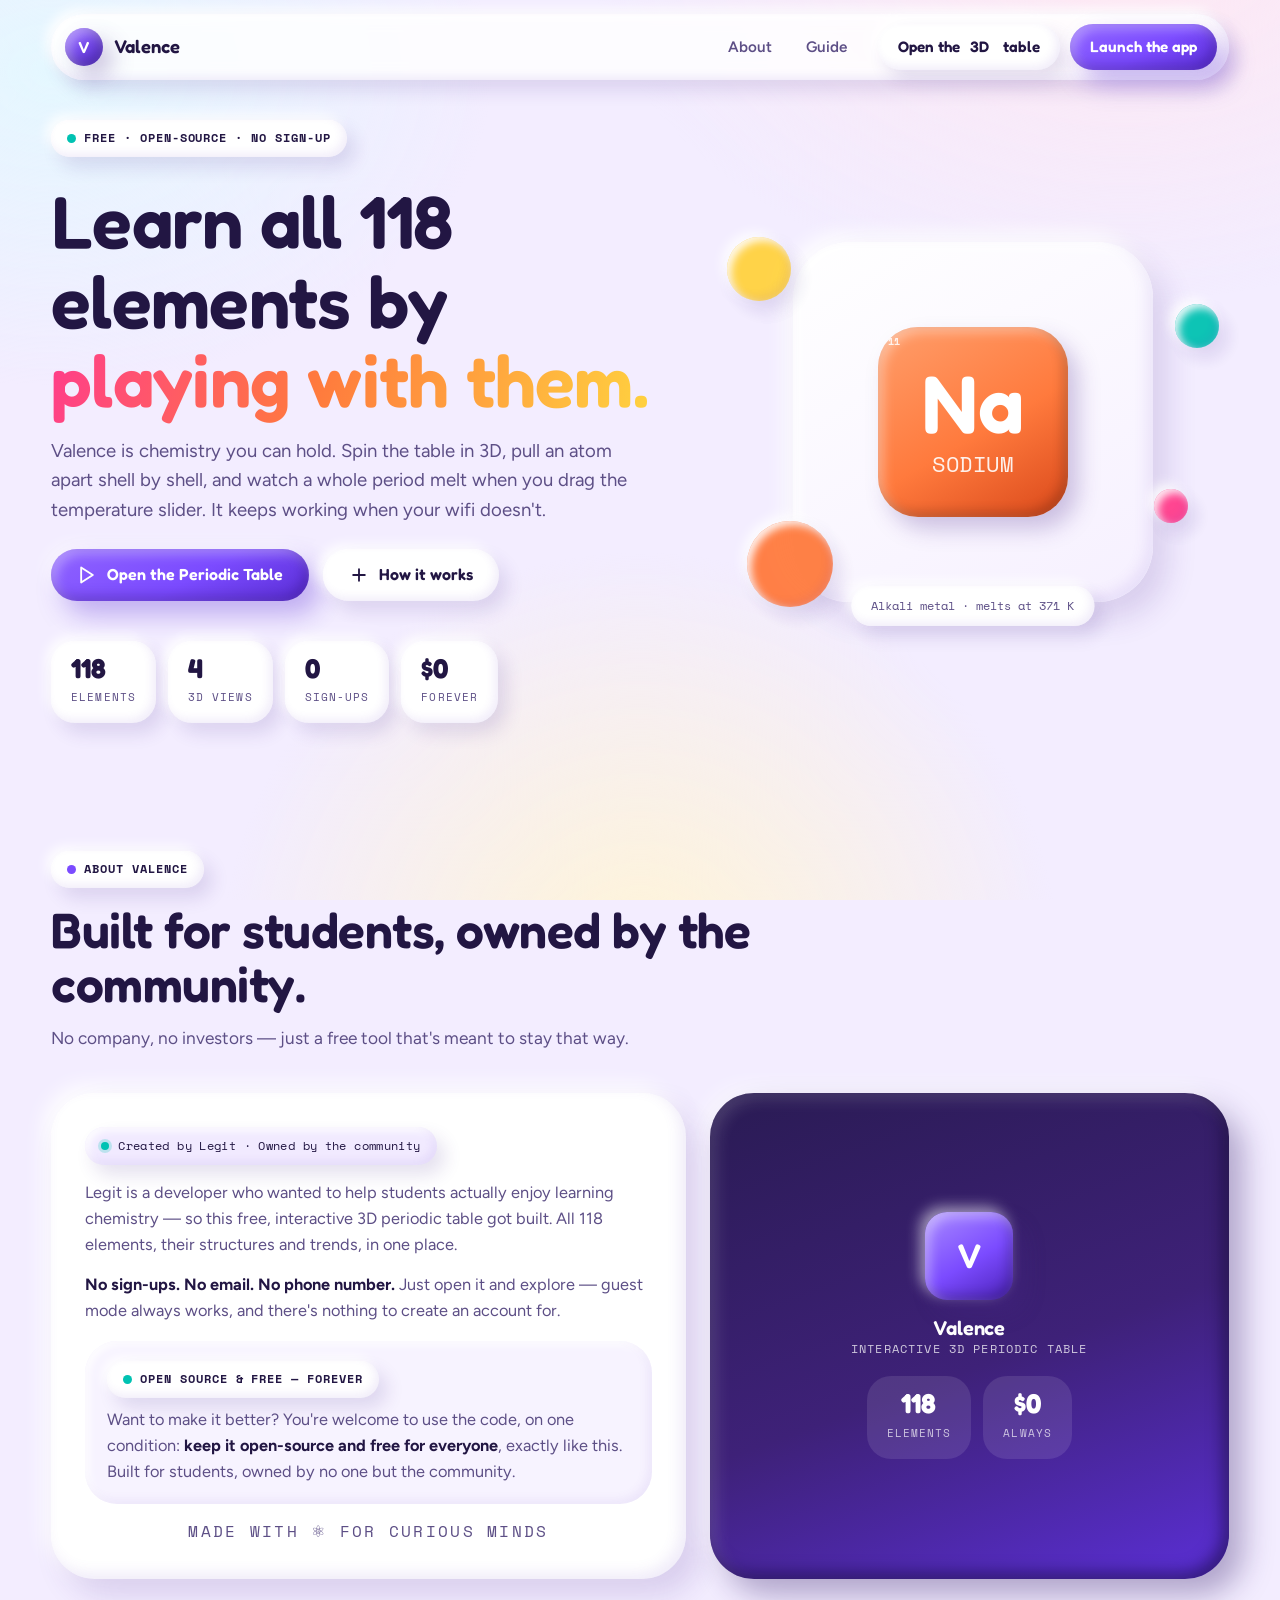
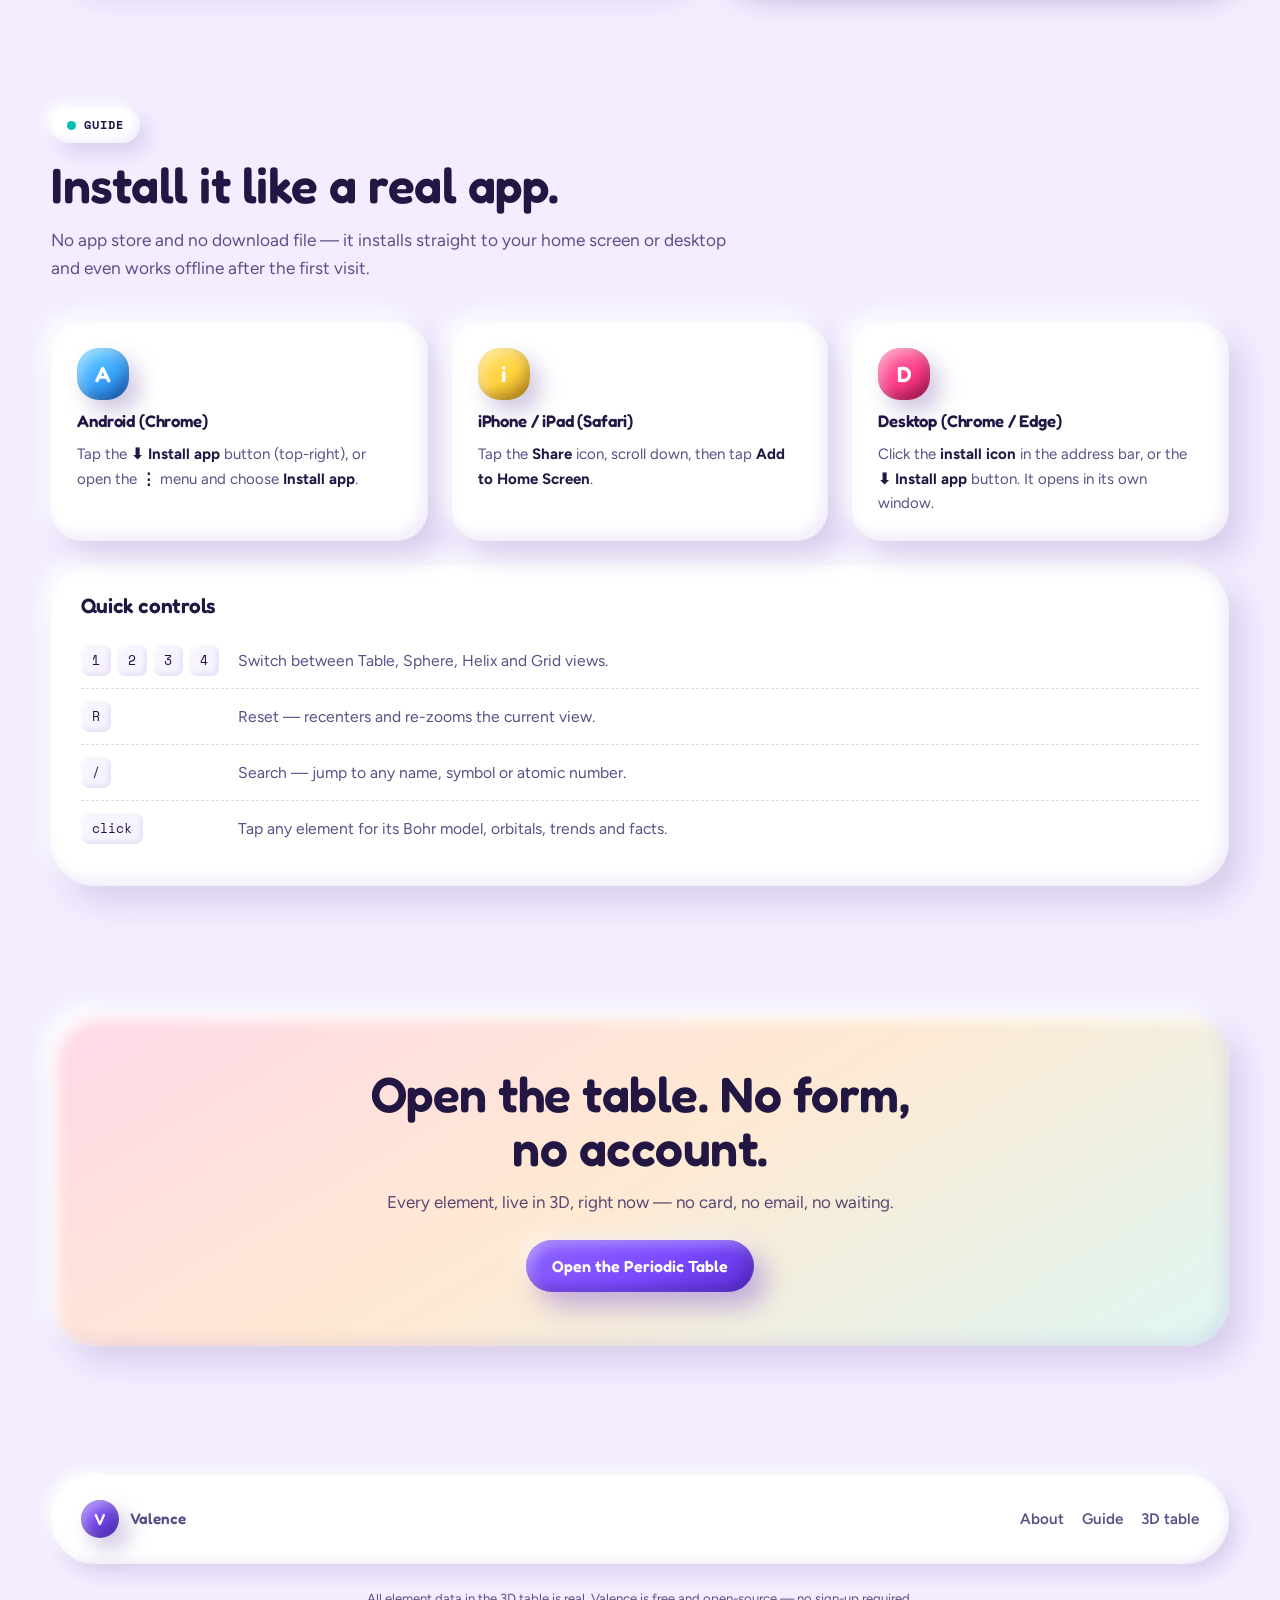
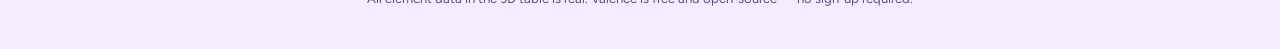
<file: index.html>
<!DOCTYPE html>
<html lang="en">
<head>
<meta charset="utf-8">
<meta name="viewport" content="width=device-width, initial-scale=1, viewport-fit=cover">
<meta name="color-scheme" content="light">
<meta name="theme-color" content="#F4EFFF">
<title>Valence — learn all 118 elements by playing with them</title>
<meta name="description" content="Valence is a free, open-source, no-sign-up chemistry learning platform built around a 3D periodic table you can spin, poke and pull apart.">

<link rel="manifest" href="manifest.json">
<link rel="icon" href="icons/favicon.ico" sizes="any">
<link rel="icon" href="icons/favicon.png" type="image/png" sizes="64x64">
<link rel="apple-touch-icon" href="icons/apple-touch-icon.png">
<meta name="mobile-web-app-capable" content="yes">
<meta name="apple-mobile-web-app-capable" content="yes">
<meta name="apple-mobile-web-app-title" content="Valence">

<meta property="og:type" content="website">
<meta property="og:site_name" content="Valence">
<meta property="og:title" content="Valence — learn all 118 elements by playing with them">
<meta property="og:description" content="A free, open-source chemistry platform built around a 3D periodic table. No sign-up, works offline.">
<meta property="og:image" content="icons/icon-512.png">
<meta property="og:image:width" content="512">
<meta property="og:image:height" content="512">
<meta name="twitter:card" content="summary_large_image">
<meta name="twitter:title" content="Valence — learn all 118 elements by playing with them">
<meta name="twitter:description" content="A free, open-source chemistry platform built around a 3D periodic table. No sign-up, works offline.">
<meta name="twitter:image" content="icons/icon-512.png">

<link rel="preconnect" href="https://fonts.googleapis.com">
<link rel="preconnect" href="https://fonts.gstatic.com" crossorigin>
<link href="https://fonts.googleapis.com/css2?family=Fredoka:wght@500;600;700&family=Figtree:wght@400;500;600;700&family=Space+Mono:wght@400;700&display=swap" rel="stylesheet">
<link rel="stylesheet" href="css/index.css">
</head>
<body>

<!-- ===================== NAV ===================== -->
<div class="wrap nav">
  <div class="nav-inner">
    <a class="brand" href="#top">
      <span class="tile" style="--tile:38px;--tint:linear-gradient(150deg,#8F63FF,#5B2FD6);">
        <span class="sym" style="font-size:16px">V</span>
      </span>
      Valence
    </a>
    <nav class="nav-links" aria-label="Sections">
      <a href="#about">About</a>
      <a href="#guide">Guide</a>
    </nav>
    <div class="nav-cta">
      <a class="btn" href="table.html">Open the <span class="long">3D&nbsp;</span>table</a>
      <a class="btn btn-primary" href="table.html">Launch the app</a>
    </div>
  </div>
</div>

<main id="top">

<!-- ===================== HERO ===================== -->
<section class="wrap hero">
  <div class="hero-grid">
    <div>
      <span class="chip"><span class="dot" style="background:var(--lagoon)"></span>Free · open-source · no sign-up</span>
      <h1>Learn all 118 elements by <span class="hl">playing with them.</span></h1>
      <p class="lead">Valence is chemistry you can hold. Spin the table in 3D, pull an atom apart shell by shell, and watch a whole period melt when you drag the temperature slider. It keeps working when your wifi doesn't.</p>
      <div class="hero-actions">
        <a class="btn btn-primary" href="table.html">
          <svg viewBox="0 0 24 24" fill="none" stroke="currentColor" stroke-width="2.2" stroke-linecap="round" stroke-linejoin="round" aria-hidden="true"><path d="M5 3l14 9-14 9V3z"/></svg>
          Open the Periodic Table
        </a>
        <a class="btn" href="#guide">
          <svg viewBox="0 0 24 24" fill="none" stroke="currentColor" stroke-width="2.2" stroke-linecap="round" stroke-linejoin="round" aria-hidden="true"><path d="M12 5v14M5 12h14"/></svg>
          How it works
        </a>
      </div>
      <div class="hero-stats">
        <div class="stat"><b>118</b><span>elements</span></div>
        <div class="stat"><b>4</b><span>3D views</span></div>
        <div class="stat"><b>0</b><span>sign-ups</span></div>
        <div class="stat"><b>$0</b><span>forever</span></div>
      </div>
    </div>

    <div class="stage">
      <span class="orb a" aria-hidden="true"></span>
      <span class="orb b" aria-hidden="true"></span>
      <span class="orb c" aria-hidden="true"></span>
      <span class="orb d" aria-hidden="true"></span>
      <div class="stage-pad">
        <div class="tile" id="bigTile" style="--tint:linear-gradient(150deg,#FF9E6B,#FF7A3D 55%,#D9481A)">
          <span class="num" id="tileNum">11</span>
          <span class="sym" id="tileSym">Na</span>
          <span class="nm" id="tileNm">SODIUM</span>
        </div>
      </div>
      <p class="stage-meta" id="tileMeta">Alkali metal · melts at 371 K</p>
    </div>
  </div>
</section>

<!-- ===================== ABOUT ===================== -->
<section class="wrap section" id="about">
  <div class="head rv">
    <span class="chip"><span class="dot" style="background:var(--grape)"></span>About Valence</span>
    <h2>Built for students, owned by the community.</h2>
    <p>No company, no investors — just a free tool that's meant to stay that way.</p>
  </div>

  <div class="about-grid">
    <div class="about-card rv">
      <div class="signchip"><span class="dot"></span>Created by Legit · Owned by the community</div>
      <p>Legit is a developer who wanted to help students actually enjoy learning chemistry — so this free, interactive 3D periodic table got built. All 118 elements, their structures and trends, in one place.</p>
      <p><b>No sign-ups. No email. No phone number.</b> Just open it and explore — guest mode always works, and there's nothing to create an account for.</p>
      <div class="oss-box">
        <span class="chip"><span class="dot" style="background:var(--lagoon)"></span>Open source &amp; free — forever</span>
        <p>Want to make it better? You're welcome to use the code, on one condition: <b>keep it open-source and free for everyone</b>, exactly like this. Built for students, owned by no one but the community.</p>
      </div>
      <p class="tagline">MADE WITH ⚛ FOR CURIOUS MINDS</p>
    </div>

    <div class="about-orbs rv">
      <span class="tile" style="--tint:linear-gradient(150deg,#A98BFF,#7B4BFF 55%,#4B21B8)">
        <span class="sym" style="font-size:34px">V</span>
      </span>
      <div>
        <h3>Valence</h3>
        <div class="sub">Interactive 3D Periodic Table</div>
      </div>
      <div class="stat-row">
        <div class="stat"><b>118</b><span>elements</span></div>
        <div class="stat"><b>$0</b><span>always</span></div>
      </div>
    </div>
  </div>
</section>

<!-- ===================== GUIDE / HOW TO USE ===================== -->
<section class="wrap section" id="guide">
  <div class="head rv">
    <span class="chip"><span class="dot" style="background:var(--lagoon)"></span>Guide</span>
    <h2>Install it like a real app.</h2>
    <p>No app store and no download file — it installs straight to your home screen or desktop and even works offline after the first visit.</p>
  </div>

  <div class="guide-grid">
    <div class="platform-card rv">
      <span class="tile" style="--tint:linear-gradient(150deg,#6FD6FF,#3DA5FF 55%,#1663C4)">
        <span class="sym" style="font-size:22px">A</span>
      </span>
      <h3>Android (Chrome)</h3>
      <p>Tap the <b>⬇ Install app</b> button (top-right), or open the <b>⋮</b> menu and choose <b>Install app</b>.</p>
    </div>
    <div class="platform-card rv" style="transition-delay:80ms">
      <span class="tile" style="--tint:linear-gradient(150deg,#FFE071,#FFD23F 55%,#C9931A)">
        <span class="sym" style="font-size:22px">i</span>
      </span>
      <h3>iPhone / iPad (Safari)</h3>
      <p>Tap the <b>Share</b> icon, scroll down, then tap <b>Add to Home Screen</b>.</p>
    </div>
    <div class="platform-card rv" style="transition-delay:160ms">
      <span class="tile" style="--tint:linear-gradient(150deg,#FF7FAE,#FF3D8B 55%,#B5124F)">
        <span class="sym" style="font-size:22px">D</span>
      </span>
      <h3>Desktop (Chrome / Edge)</h3>
      <p>Click the <b>install icon</b> in the address bar, or the <b>⬇ Install app</b> button. It opens in its own window.</p>
    </div>
  </div>

  <div class="shortcuts-panel rv">
    <h3>Quick controls</h3>
    <div class="shortcut-row">
      <span class="keys"><kbd>1</kbd><kbd>2</kbd><kbd>3</kbd><kbd>4</kbd></span>
      <span>Switch between Table, Sphere, Helix and Grid views.</span>
    </div>
    <div class="shortcut-row">
      <span class="keys"><kbd>R</kbd></span>
      <span>Reset — recenters and re-zooms the current view.</span>
    </div>
    <div class="shortcut-row">
      <span class="keys"><kbd>/</kbd></span>
      <span>Search — jump to any name, symbol or atomic number.</span>
    </div>
    <div class="shortcut-row">
      <span class="keys"><kbd>click</kbd></span>
      <span>Tap any element for its Bohr model, orbitals, trends and facts.</span>
    </div>
  </div>
</section>

<!-- ===================== LAUNCH ===================== -->
<section class="wrap section" id="launch">
  <div class="launch rv">
    <h2>Open the table. No form, no account.</h2>
    <p>Every element, live in 3D, right now — no card, no email, no waiting.</p>
    <div class="hero-actions">
      <a class="btn btn-primary" href="table.html">Open the Periodic Table</a>
    </div>
  </div>
</section>

</main>

<footer class="wrap">
  <div class="foot">
    <a class="brand" href="#top">
      <span class="tile" style="--tile:38px;--tint:linear-gradient(150deg,#8F63FF,#5B2FD6);"><span class="sym" style="font-size:16px">V</span></span>
      Valence
    </a>
    <nav aria-label="Footer">
      <a href="#about">About</a>
      <a href="#guide">Guide</a>
      <a href="table.html">3D table</a>
    </nav>
  </div>
  <p class="smallprint">All element data in the 3D table is real. Valence is free and open-source — no sign-up required.</p>
</footer>

<script src="js/index.js" defer></script>
</body>
</html>
</file>
<file: css/index.css>
/* ============================================================
   VALENCE — design tokens
   Palette is pulled from element-category colours, not a generic
   SaaS ramp: grape (noble gas), tangerine (alkali metal),
   lagoon (halogen), bubblegum (accent), lemon (highlight).
   ============================================================ */
:root{
  --grape:#7B4BFF;   --grape-deep:#5B2FD6;
  --tangerine:#FF7A3D;
  --lagoon:#00C2B2;
  --bubblegum:#FF3D8B;
  --lemon:#FFD23F;
  --sky:#3DA5FF;

  --ink:#221643;
  --ink-soft:#5D4F86;
  --surface:#FFFFFF;
  --page:#F3EDFF;
  --page-2:#FFF2F8;

  --r-sm:16px; --r-md:24px; --r-lg:32px; --r-xl:44px;

  --space-1:8px;  --space-2:16px; --space-3:24px;
  --space-4:40px; --space-5:64px; --space-6:96px;

  --font-display:"Fredoka","Trebuchet MS",system-ui,sans-serif;
  --font-body:"Figtree","Helvetica Neue",Arial,sans-serif;
  --font-data:"Space Mono","Courier New",monospace;

  /* the clay recipe: outer drop + light lift, then two inner shadows */
  --clay:
     14px 16px 30px rgba(74,40,140,.16),
    -8px -8px 20px rgba(255,255,255,.95),
     inset -6px -6px 14px rgba(112,72,196,.10),
     inset  6px  6px 14px rgba(255,255,255,.92);
  --clay-sm:
     8px 10px 18px rgba(74,40,140,.14),
    -5px -5px 12px rgba(255,255,255,.9),
     inset -4px -4px 9px rgba(112,72,196,.09),
     inset  4px  4px 9px rgba(255,255,255,.9);
  --clay-press:
     4px 5px 10px rgba(74,40,140,.14),
     inset -3px -3px 8px rgba(112,72,196,.16),
     inset  5px  5px 12px rgba(112,72,196,.14);
}

*,*::before,*::after{box-sizing:border-box;}
html{scroll-behavior:smooth;}
body{
  margin:0;
  font-family:var(--font-body);
  font-size:17px;
  line-height:1.6;
  color:var(--ink);
  background:var(--page);
  overflow-x:hidden;
}
/* fixed gradient on its own layer: no full repaint on every scroll frame */
body::before{
  content:"";position:fixed;inset:0;z-index:-1;pointer-events:none;
  background:
    radial-gradient(900px 620px at 88% -8%, #FFE7F2 0%, transparent 60%),
    radial-gradient(760px 540px at 4% 8%, #E4F7FF 0%, transparent 58%),
    radial-gradient(700px 700px at 50% 108%, #FFF4D6 0%, transparent 60%);
}
img,svg{max-width:100%;display:block;}
h1,h2,h3,h4{font-family:var(--font-display);font-weight:600;line-height:1.08;margin:0;letter-spacing:-.01em;}
h1{font-size:clamp(2.6rem,6.4vw,4.6rem);}
h2{font-size:clamp(2rem,4.4vw,3.1rem);}
h3{font-size:1.3rem;}
p{margin:0;}
a{color:inherit;}

.wrap{width:min(1180px,92vw);margin-inline:auto;}
.section{padding:var(--space-5) 0;}

:focus-visible{outline:3px solid var(--grape);outline-offset:3px;border-radius:8px;}
section[id],main[id]{scroll-margin-top:104px;}

/* ---------- clay primitives ---------- */
.clay{background:var(--surface);border-radius:var(--r-lg);box-shadow:var(--clay);}

.btn{
  font-family:var(--font-display);font-size:1rem;font-weight:600;
  display:inline-flex;align-items:center;justify-content:center;gap:10px;
  min-height:52px;padding:0 26px;border:0;border-radius:999px;cursor:pointer;
  text-decoration:none;color:var(--ink);background:var(--surface);
  box-shadow:var(--clay-sm);
  transition:transform .18s cubic-bezier(.34,1.4,.64,1), box-shadow .18s ease;
}
.btn:hover{transform:translateY(-3px);}
.btn:active{transform:translateY(1px);box-shadow:var(--clay-press);}
.btn-primary{
  background:linear-gradient(150deg,#8F63FF,var(--grape) 55%,var(--grape-deep));
  color:#fff;
  box-shadow:
    12px 14px 26px rgba(91,47,214,.34),
    -6px -6px 16px rgba(255,255,255,.5),
    inset -5px -5px 12px rgba(46,15,120,.34),
    inset  5px  5px 12px rgba(255,255,255,.34);
}
.btn-pink{
  background:linear-gradient(150deg,#FF6BA6,var(--bubblegum) 60%,#E01E6C);
  color:#fff;
  box-shadow:
    12px 14px 26px rgba(224,30,108,.30),
    -6px -6px 16px rgba(255,255,255,.5),
    inset -5px -5px 12px rgba(150,10,66,.32),
    inset  5px  5px 12px rgba(255,255,255,.34);
}
.btn svg{width:20px;height:20px;flex:none;}

.chip{
  font-family:var(--font-data);font-size:.74rem;font-weight:700;
  letter-spacing:.08em;text-transform:uppercase;
  display:inline-flex;align-items:center;gap:8px;
  padding:9px 16px;border-radius:999px;background:var(--surface);
  box-shadow:var(--clay-sm);
}
.chip .dot{width:9px;height:9px;border-radius:50%;flex:none;}

/* ---------- the signature: a clay periodic tile ---------- */
.tile{
  position:relative;display:grid;align-content:center;justify-items:center;
  width:var(--tile,74px);aspect-ratio:1;border-radius:22px;
  background:var(--tint,var(--grape));
  color:#fff;text-align:center;flex:none;
  box-shadow:
     10px 12px 22px rgba(74,40,140,.26),
    -5px -5px 14px rgba(255,255,255,.55),
     inset -5px -5px 12px rgba(0,0,0,.20),
     inset  5px  5px 12px rgba(255,255,255,.38);
}
.tile .num{
  position:absolute;top:7px;left:10px;
  font-family:var(--font-data);font-size:.6rem;font-weight:700;opacity:.85;
}
.tile .sym{font-family:var(--font-display);font-weight:600;font-size:calc(var(--tile,74px)*.42);line-height:1;}
.tile .nm{font-family:var(--font-data);font-size:calc(var(--tile,74px)*.115);opacity:.9;margin-top:3px;letter-spacing:.02em;}

/* ---------- nav ---------- */
.nav{position:sticky;top:14px;z-index:60;margin-top:14px;}
.nav-inner{
  display:flex;align-items:center;gap:var(--space-2);
  padding:10px 12px 10px 14px;border-radius:999px;
  background:rgba(255,255,255,.82);backdrop-filter:blur(8px);
  box-shadow:var(--clay-sm);
}
.brand{display:flex;align-items:center;gap:11px;text-decoration:none;font-family:var(--font-display);font-weight:600;font-size:1.15rem;}
.nav-links{display:flex;gap:4px;margin-left:auto;}
.nav-links a{
  text-decoration:none;font-weight:600;font-size:.95rem;color:var(--ink-soft);
  padding:11px 15px;border-radius:999px;transition:background .2s,color .2s;
  min-height:44px;display:inline-flex;align-items:center;
}
.nav-links a:hover{background:#F1EAFF;color:var(--ink);}
.nav-cta{display:flex;gap:10px;}
.nav .btn{min-height:46px;padding:0 20px;font-size:.95rem;}

/* ---------- hero ---------- */
.hero{padding:var(--space-4) 0 var(--space-5);position:relative;}
.hero-grid{display:grid;grid-template-columns:1.08fr .92fr;gap:var(--space-5);align-items:center;}
.hero h1{margin:var(--space-3) 0 var(--space-2);}
.hero h1 .hl{
  background:linear-gradient(105deg,var(--bubblegum),var(--tangerine) 45%,var(--lemon));
  -webkit-background-clip:text;background-clip:text;color:transparent;
}
.hero p.lead{font-size:1.16rem;color:var(--ink-soft);max-width:34em;}
.hero-actions{display:flex;flex-wrap:wrap;gap:14px;margin-top:var(--space-3);}
.hero-stats{display:flex;flex-wrap:wrap;gap:12px;margin-top:var(--space-4);}
.stat{padding:14px 20px;border-radius:var(--r-md);background:var(--surface);box-shadow:var(--clay-sm);}
.stat b{display:block;font-family:var(--font-display);font-size:1.7rem;line-height:1;}
.stat span{font-family:var(--font-data);font-size:.68rem;letter-spacing:.1em;text-transform:uppercase;color:var(--ink-soft);}

/* hero stage: one big tile that cycles through real elements */
.stage{position:relative;display:grid;place-items:center;min-height:420px;}
.stage-pad{
  width:min(360px,80%);aspect-ratio:1;border-radius:56px;
  background:linear-gradient(150deg,#FFFFFF,#F6F0FF);
  box-shadow:var(--clay);
  display:grid;place-items:center;
}
#bigTile{--tile:190px;border-radius:40px;transition:background .5s ease;}
#bigTile .sym{font-size:82px;}
.stage-meta{
  position:absolute;bottom:6px;left:50%;transform:translateX(-50%);
  white-space:nowrap;background:var(--surface);border-radius:999px;
  padding:10px 20px;box-shadow:var(--clay-sm);
  font-family:var(--font-data);font-size:.76rem;color:var(--ink-soft);
}
.orb{position:absolute;border-radius:50%;box-shadow:var(--clay-sm);opacity:.95;}
.orb.a{width:64px;height:64px;background:var(--lemon);top:6%;left:2%;}
.orb.b{width:44px;height:44px;background:var(--lagoon);top:22%;right:2%;}
.orb.c{width:86px;height:86px;background:var(--tangerine);bottom:6%;left:6%;}
.orb.d{width:34px;height:34px;background:var(--bubblegum);bottom:26%;right:8%;}
@media (prefers-reduced-motion:no-preference){
  .orb{animation:bob 7s ease-in-out infinite;}
  .orb.b{animation-duration:5.5s;animation-delay:-1.4s;}
  .orb.c{animation-duration:8.5s;animation-delay:-2.6s;}
  .orb.d{animation-duration:6.2s;animation-delay:-.8s;}
}
@keyframes bob{0%,100%{transform:translateY(0) rotate(0);}50%{transform:translateY(-16px) rotate(6deg);}}

/* ---------- section heads ---------- */
.head{max-width:44rem;margin-bottom:var(--space-4);}
.head .chip{margin-bottom:var(--space-2);}
.head p{color:var(--ink-soft);margin-top:14px;font-size:1.08rem;}

/* ---------- about ---------- */
.about-grid{display:grid;grid-template-columns:1.1fr .9fr;gap:var(--space-3);align-items:stretch;}
.about-card{padding:34px;border-radius:var(--r-xl);background:var(--surface);box-shadow:var(--clay);}
.about-card p{color:var(--ink-soft);font-size:1.02rem;margin-top:14px;}
.about-card p b{color:var(--ink);}
.signchip{
  display:inline-flex;align-items:center;gap:9px;padding:9px 16px;border-radius:999px;
  font-family:var(--font-data);font-size:.78rem;letter-spacing:.03em;color:var(--ink);
  background:#F1EAFF;box-shadow:var(--clay-sm);
}
.signchip .dot{width:8px;height:8px;border-radius:50%;background:var(--lagoon);box-shadow:0 0 0 3px rgba(0,194,178,.22);}
.oss-box{margin-top:18px;padding:20px 22px;border-radius:var(--r-lg);background:#F7F3FF;
  box-shadow:inset -4px -4px 10px rgba(112,72,196,.08), inset 4px 4px 10px rgba(255,255,255,.9);}
.oss-box p{margin-top:8px;}
.tagline{
  margin-top:20px;text-align:center;font-family:var(--font-data);font-size:.76rem;
  letter-spacing:.14em;color:var(--ink-soft);
}
.about-orbs{position:relative;border-radius:var(--r-xl);overflow:hidden;
  background:linear-gradient(160deg,#2A1B54,#3E2178 55%,#5B2FD6);
  box-shadow:
     14px 16px 30px rgba(43,20,100,.34),
    -8px -8px 20px rgba(255,255,255,.5),
     inset -6px -6px 16px rgba(12,4,40,.5),
     inset  6px  6px 16px rgba(255,255,255,.16);
  display:flex;flex-direction:column;align-items:center;justify-content:center;gap:18px;
  padding:36px;min-height:280px;color:#fff;text-align:center;
}
.about-orbs .tile{--tile:88px;}
.about-orbs .sub{font-family:var(--font-data);font-size:.72rem;letter-spacing:.1em;text-transform:uppercase;opacity:.75;}
.about-orbs h3{font-size:1.25rem;}
.stat-row{display:flex;gap:12px;flex-wrap:wrap;justify-content:center;}
.stat-row .stat{background:rgba(255,255,255,.10);box-shadow:none;color:#fff;}
.stat-row .stat span{color:rgba(255,255,255,.7);}

/* ---------- guide / how to use ---------- */
.guide-grid{display:grid;grid-template-columns:repeat(3,1fr);gap:var(--space-3);}
.platform-card{
  padding:26px;border-radius:var(--r-lg);background:var(--surface);box-shadow:var(--clay);
  display:flex;flex-direction:column;gap:12px;
  transition:transform .22s cubic-bezier(.34,1.4,.64,1),box-shadow .22s ease;
}
.platform-card:hover{transform:translateY(-5px) rotate(-.3deg);}
.platform-card .tile{--tile:52px;}
.platform-card h3{font-size:1.05rem;}
.platform-card p{color:var(--ink-soft);font-size:.94rem;}
.platform-card b{color:var(--ink);}

.shortcuts-panel{margin-top:var(--space-3);padding:30px;border-radius:var(--r-xl);background:var(--surface);box-shadow:var(--clay);}
.shortcuts-panel h3{margin-bottom:16px;}
.shortcut-row{
  display:flex;align-items:center;gap:16px;padding:12px 0;
  border-bottom:1px dashed rgba(93,79,134,.2);
}
.shortcut-row:last-child{border-bottom:0;}
.shortcut-row .keys{display:flex;gap:6px;flex:none;min-width:9em;}
kbd{
  font-family:var(--font-data);font-size:.82rem;padding:5px 11px;border-radius:8px;
  background:#F7F3FF;color:var(--ink);
  box-shadow:inset -2px -2px 5px rgba(112,72,196,.12), inset 2px 2px 5px rgba(255,255,255,.9);
}
.shortcut-row span{color:var(--ink-soft);font-size:.98rem;}

/* ---------- launch banner ---------- */
.launch{
  padding:clamp(30px,5vw,54px);border-radius:var(--r-xl);text-align:center;
  background:linear-gradient(150deg,#FFD8E9,#FFE9D2 48%,#DFF7F3);
  box-shadow:var(--clay);
}
.launch h2{max-width:20ch;margin-inline:auto;}
.launch p{color:#5A4670;margin-top:14px;max-width:36em;margin-inline:auto;}
.launch .hero-actions{justify-content:center;margin-top:var(--space-3);}

/* ---------- footer ---------- */
footer{padding:var(--space-5) 0 var(--space-4);}
.foot{display:flex;flex-wrap:wrap;gap:var(--space-3);align-items:center;padding:26px 30px;border-radius:var(--r-xl);
  background:var(--surface);box-shadow:var(--clay-sm);}
.foot nav{display:flex;flex-wrap:wrap;gap:18px;margin-left:auto;}
.foot a{color:var(--ink-soft);text-decoration:none;font-weight:600;font-size:.95rem;}
.foot a:hover{color:var(--grape);text-decoration:underline;}
.smallprint{margin-top:var(--space-3);text-align:center;font-size:.82rem;color:var(--ink-soft);}

/* ---------- reveal on scroll ---------- */
@media (prefers-reduced-motion:no-preference){
  .rv{opacity:0;transform:translateY(26px) scale(.97);transition:opacity .55s ease,transform .55s cubic-bezier(.34,1.3,.64,1);}
  .rv.in{opacity:1;transform:none;}
}

/* ---------- responsive ---------- */
@media (max-width:1024px){
  .guide-grid{grid-template-columns:repeat(2,1fr);}
  .hero-grid{gap:var(--space-4);}
}
@media (max-width:880px){
  body{font-size:16px;}
  .section{padding:var(--space-5) 0;}
  .hero-grid,.about-grid{grid-template-columns:1fr;}
  .stage{min-height:340px;order:-1;}
  .nav-links{display:none;}
  .nav-cta{margin-left:auto;}
}
@media (max-width:640px){
  .guide-grid{grid-template-columns:1fr;}
  .about-card,.shortcuts-panel{padding:22px;}
  .nav-cta .btn:not(.btn-primary){display:none;}
  .orb.a,.orb.c{width:48px;height:48px;}
  .foot nav{margin-left:0;}
  .shortcut-row{flex-wrap:wrap;}
}
</file>
